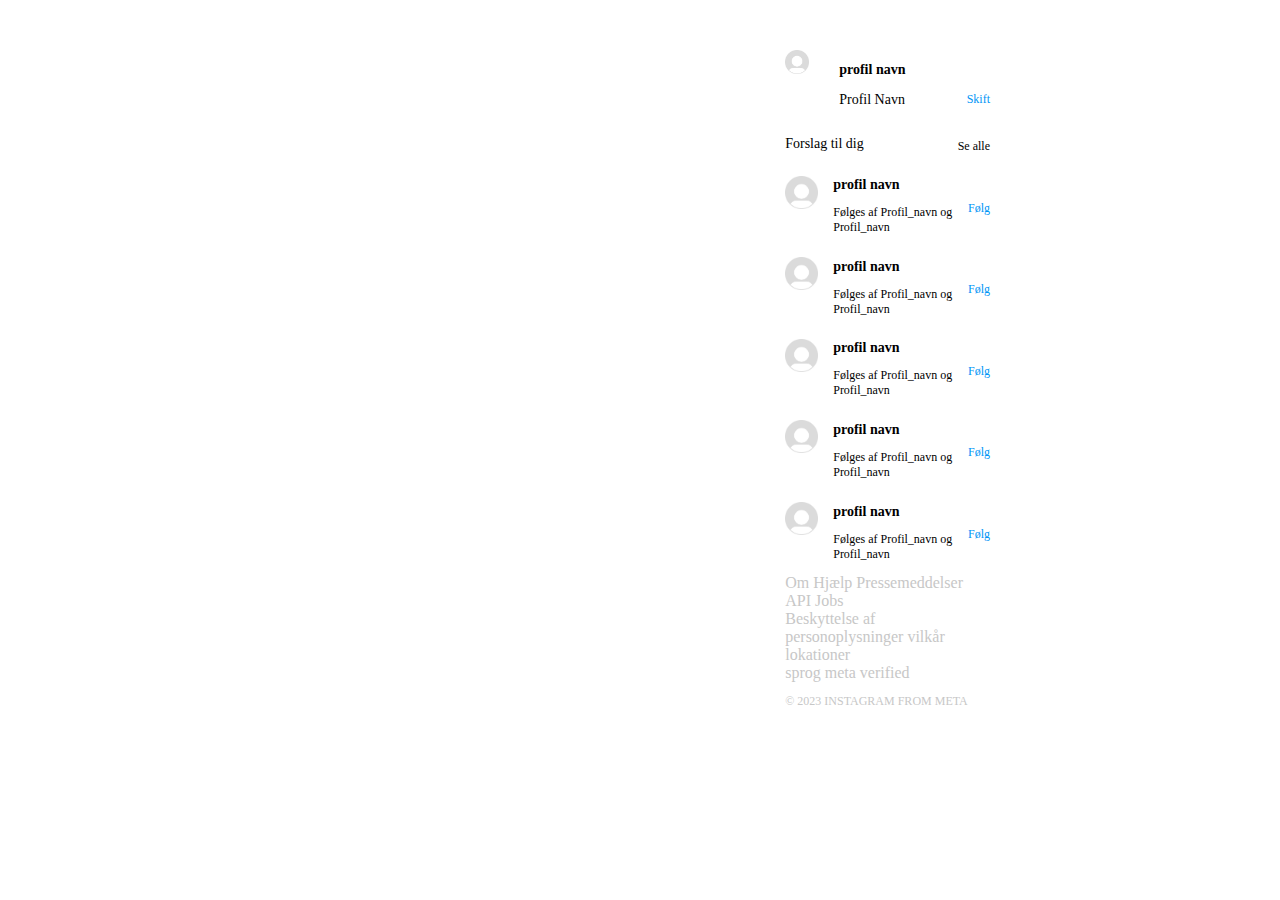
<file: index.html>
<!DOCTYPE html>
<html lang="en">
  <head>
    <meta charset="UTF-8" />
    <meta http-equiv="X-UA-Compatible" content="IE=edge" />
    <meta name="viewport" content="width=device-width, initial-scale=1.0" />
    <link rel="stylesheet" href="/css/style.css" />
    <script src="/js/app.js" defer></script>
    <title>instagram</title>
  </head>
  <body>
    <section class="hoejre">
      <article class="profil">
        <a href="/profil.html"
          ><img class="Profil-billed" src="/assets/profil.png" alt=""
        /></a>
        <div class="profil-text">
          <a href="profil.html"
            ><h2>Profil Navn</h2>
            <p>Profil Navn</p></a
          >
        </div>
        <a class="profil-skift" href="">Skift</a>
      </article>
      <div class="forslag">
        <p>Forslag til dig</p>
        <a href="">Se alle</a>
      </div>
      <div class="profiler">
        <article class="mini-profil">
          <img class="mini-Profil-billed" src="/assets/profil.png" alt="" />
          <div class="mini-profil-text">
            <h2>Profil Navn</h2>
            <p>Følges af Profil_navn og Profil_navn</p>
          </div>
          <a class="mini-profil-skift" href="">Følg</a>
        </article>
        <article class="mini-profil">
          <img class="mini-Profil-billed" src="/assets/profil.png" alt="" />
          <div class="mini-profil-text">
            <h2>Profil Navn</h2>
            <p>Følges af Profil_navn og Profil_navn</p>
          </div>
          <a class="mini-profil-skift" href="">Følg</a>
        </article>
        <article class="mini-profil">
          <img class="mini-Profil-billed" src="/assets/profil.png" alt="" />
          <div class="mini-profil-text">
            <h2>Profil Navn</h2>
            <p>Følges af Profil_navn og Profil_navn</p>
          </div>
          <a class="mini-profil-skift" href="">Følg</a>
        </article>
        <article class="mini-profil">
          <img class="mini-Profil-billed" src="/assets/profil.png" alt="" />
          <div class="mini-profil-text">
            <h2>Profil Navn</h2>
            <p>Følges af Profil_navn og Profil_navn</p>
          </div>
          <a class="mini-profil-skift" href="">Følg</a>
        </article>
        <article class="mini-profil">
          <img class="mini-Profil-billed" src="/assets/profil.png" alt="" />
          <div class="mini-profil-text">
            <h2>Profil Navn</h2>
            <p>Følges af Profil_navn og Profil_navn</p>
          </div>
          <a class="mini-profil-skift" href="">Følg</a>
        </article>
      </div>
      <div class="bund-info">
        <a href="">Om</a>
        <a href="">Hjælp</a>
        <a href="">Pressemeddelser</a>
        <a href="">API</a>
        <a href="">Jobs</a>
        <br />
        <a href="">Beskyttelse af personoplysninger</a>
        <a href="">vilkår</a>
        <a href="">lokationer</a>
        <br />
        <a href="">sprog</a>
        <a href="">meta verified</a>
        <p>© 2023 INSTAGRAM FROM META</p>
      </div>
    </section>
  </body>
</html>
</file>
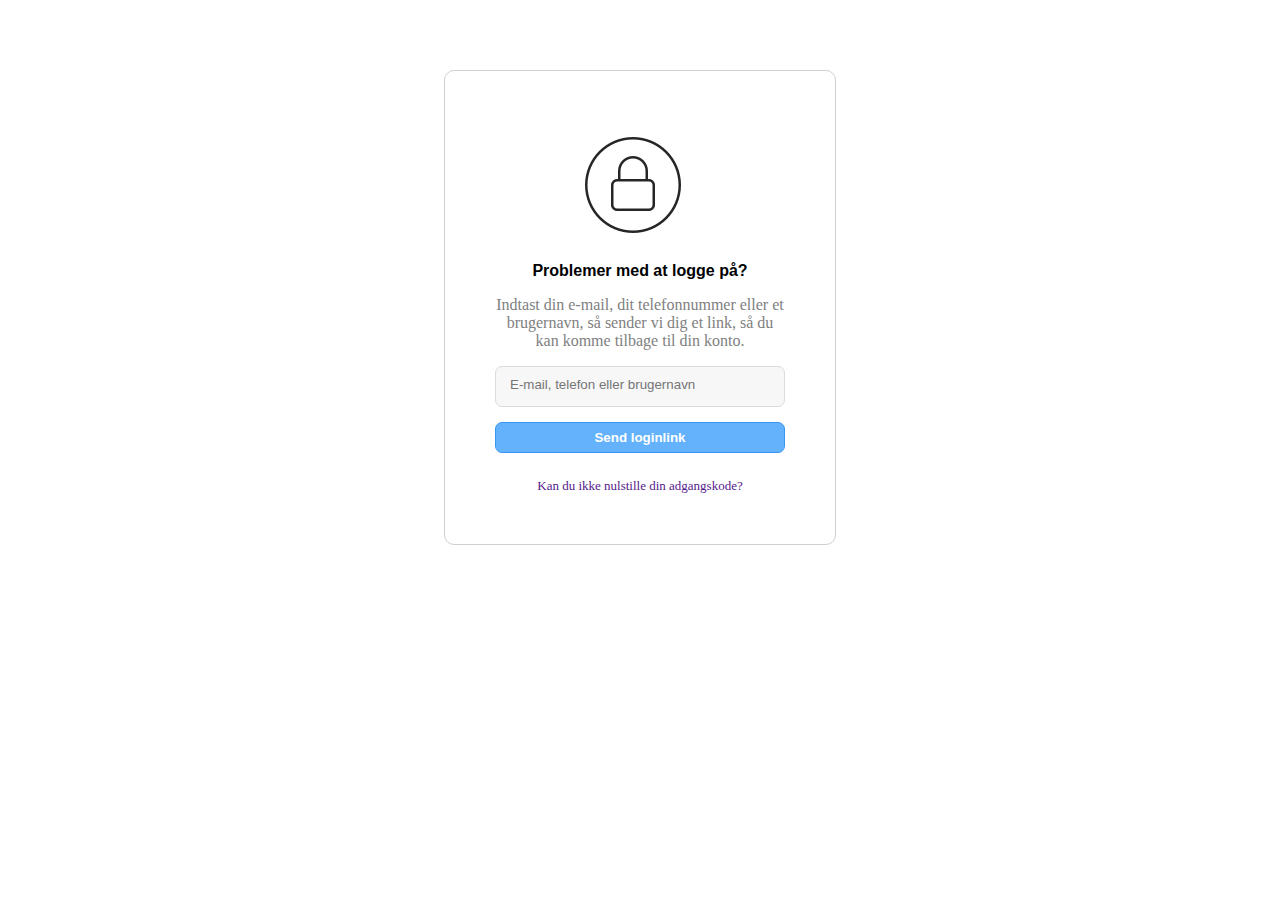
<file: glemt login.html>
<!DOCTYPE html>
<html lang="en">
<head>
    <meta charset="UTF-8">
    <meta http-equiv="X-UA-Compatible" content="IE=edge">
    <meta name="viewport" content="width=device-width, initial-scale=1.0">
    <link rel="stylesheet" href="/css/glemt login.css">
    <link rel="preconnect" href="https://fonts.googleapis.com">

    <title>Glemt login</title>
</head>
<body>
    

<div class="box" >
    <div class="main-content"  >
<img src="/img/lock.PNG" alt="">
<h3>Problemer med at logge på?</h3>
<p>Indtast din e-mail, dit telefonnummer eller et brugernavn, så sender vi dig et link, så du kan 
  komme tilbage til din konto.</p>
 <input type="email" name="" id="" placeholder="E-mail, telefon eller brugernavn" >   
<input class="btn" type="button" value="Send loginlink">
<a href="">Kan du ikke nulstille din adgangskode?</a>
</div>
</div>


</body>
</html>
</file>
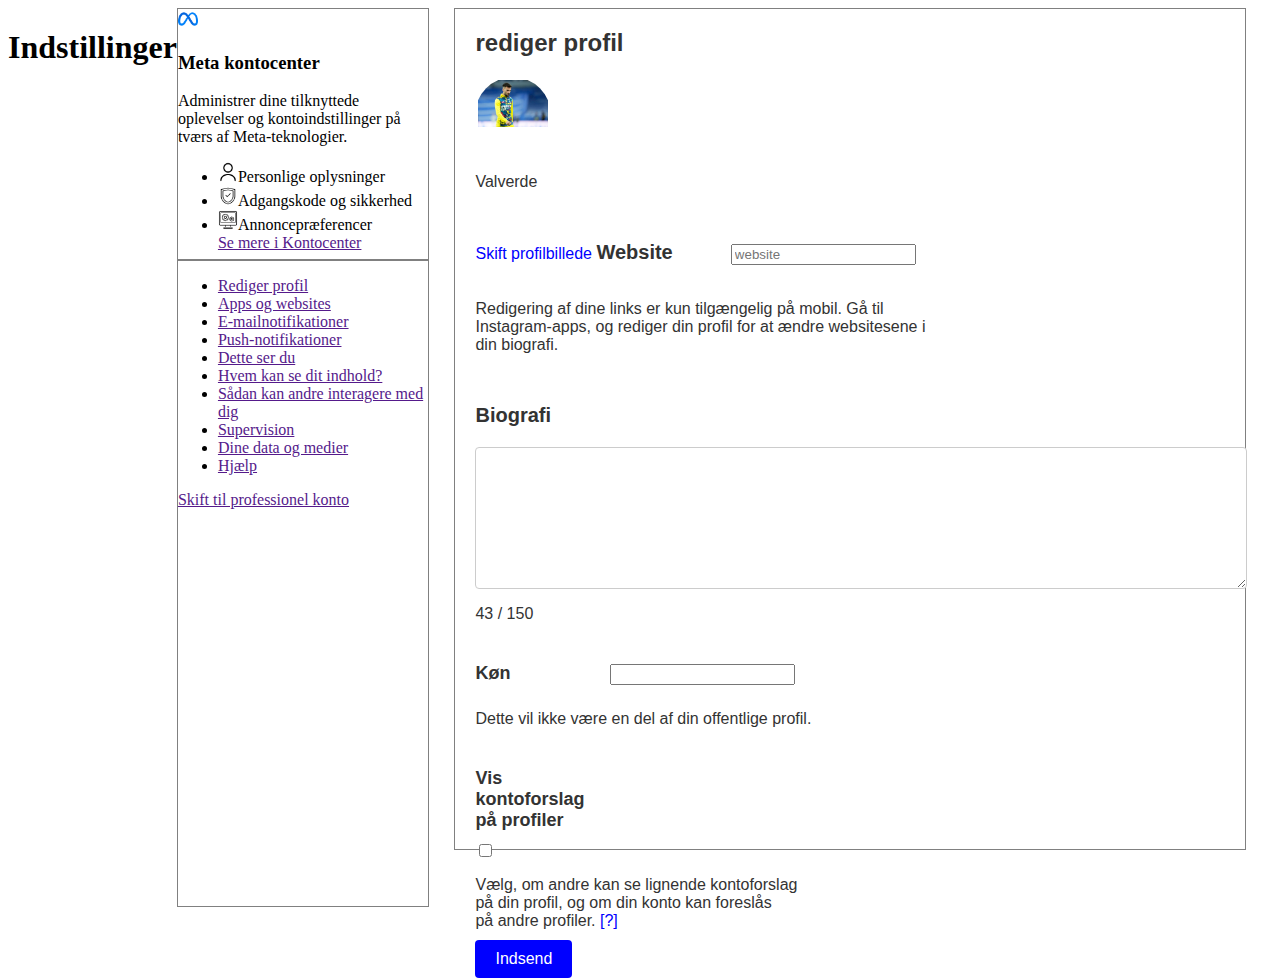
<file: indstillinger.html>
<!DOCTYPE html>
<html lang="en">
<head>
    <meta charset="UTF-8">
    <meta http-equiv="X-UA-Compatible" content="IE=edge">
    <meta name="viewport" content="width=device-width, initial-scale=1.0">
    <link rel="stylesheet" href="/css/indstillinger.css">
    <title>indstillinger</title>
</head>
<body>
   
    <section>

<h1>Indstillinger</h1>

<div class="left">
  <div class=" meta" >
  <img src="/img/meta (1).png" alt="">
   <h3>Meta kontocenter</h3>
   <p>Administrer dine tilknyttede <br>
     oplevelser og kontoindstillinger på <br>
      tværs af Meta-teknologier.</p>
      <ul>
        <li><img src="/img/user.png" alt="">Personlige oplysninger</li>
        <li><img src="/img/safe.png" alt="">Adgangskode og sikkerhed</li>
        <li><img src="/img/preferences.png" alt="">Annoncepræferencer</li>
        <a href="">Se mere i Kontocenter</a>
      </ul>
    </div>
    <div class="links" >
      <ul>
        <li> <a href="">Rediger profil</a> </li>
        <li> <a href="">Apps og websites</a> </li>
        <li> <a href="">E-mailnotifikationer</a></li>
        <li> <a href="">Push-notifikationer</a> </li>
        <li> <a href="">Dette ser du</a> </li>
        <li> <a href="">Hvem kan se dit indhold?</a></li>
        <li> <a href="">Sådan kan andre interagere med dig</a> </li>
        <li> <a href="">Supervision</a> </li>
        <li> <a href="">Dine data og medier</a> </li>
        <li> <a href="">Hjælp</a></li>
      </ul>
      <a href="">Skift til professionel konto</a>
    </div>
</div>
<div class="container">
    
<div class="">rediger profil</div>
<div class="profil" >
<div class="billede" > <img src="/img/1251396050.0.webp" alt=""></div>
<p>Valverde</p>
<a href="">Skift profilbillede</a>
<h2>Website</h2> 
<input type="" name="website" placeholder="website">
<p>Redigering af dine links er kun tilgængelig på mobil. Gå til <br>
     Instagram-apps, og rediger din profil for at ændre websitesene i <br>
      din biografi.</p>
      <h2>Biografi</h2>
      <textarea name="" id="" cols="30" rows="10"></textarea>
      <p>43 / 150</p>
      <h4>Køn</h4>
      <input type="han" name="" placeholder="">
      <p>Dette vil ikke være en del af din offentlige profil.</p>
      <h5>Vis kontoforslag på profiler</h5>
      <div> <input type="checkbox"> </div>
      <p>Vælg, om andre kan se lignende kontoforslag <br>
         på din profil, og om din konto kan foreslås <br>
         på andre profiler. <a href="tegn">[?]</a></p>
         <input type="submit" value="Indsend"> 
        </div>


</div>


</section>





</body>
</html>
</file>
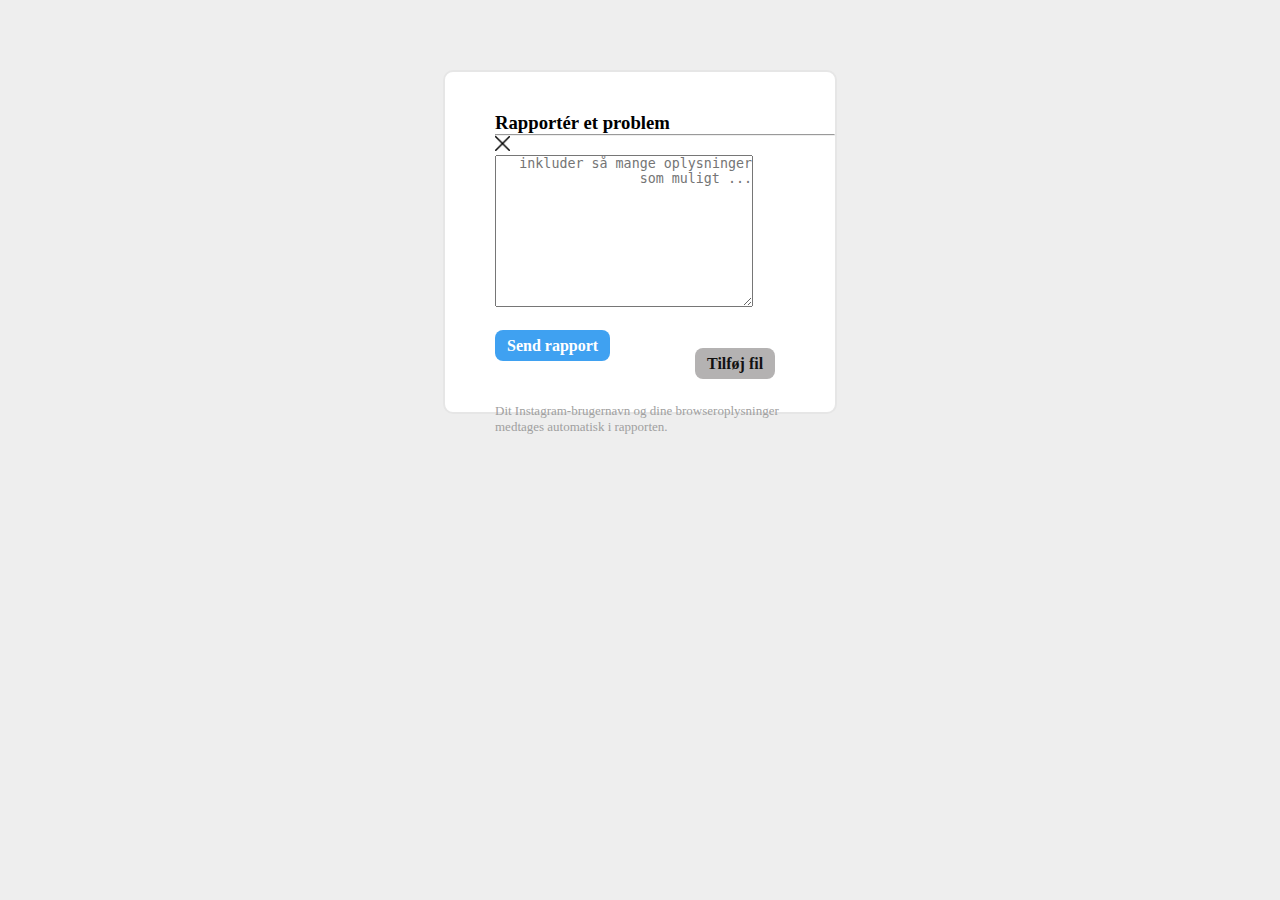
<file: rapporter.html>
<!DOCTYPE html>
<html lang="en">
<head>
    <meta charset="UTF-8">
    <meta http-equiv="X-UA-Compatible" content="IE=edge">
    <meta name="viewport" content="width=device-width, initial-scale=1.0">
    <link rel="stylesheet" href="/css/rapportere.css">
    <title>rapporter et problem</title>
</head>
<body>
    


    <div id="wrapper" >
        <div class="main-content" >
            <div class="header" >
<div class="overskrift" >
 <h3>Rapportér et problem</h3> <hr>
</div>
<img src="/img/close.png" alt="">

<textarea name="" id="" cols="30" rows="10" placeholder="inkluder så mange oplysninger som muligt ..."></textarea>
<a href="">Send rapport</a>
<a class="tilføj" href="">Tilføj fil</a>
 <span>Dit Instagram-brugernavn og dine browseroplysninger medtages automatisk i rapporten.</span> 

                </div>
            </div>
        </div>




</body>
</html>
</file>
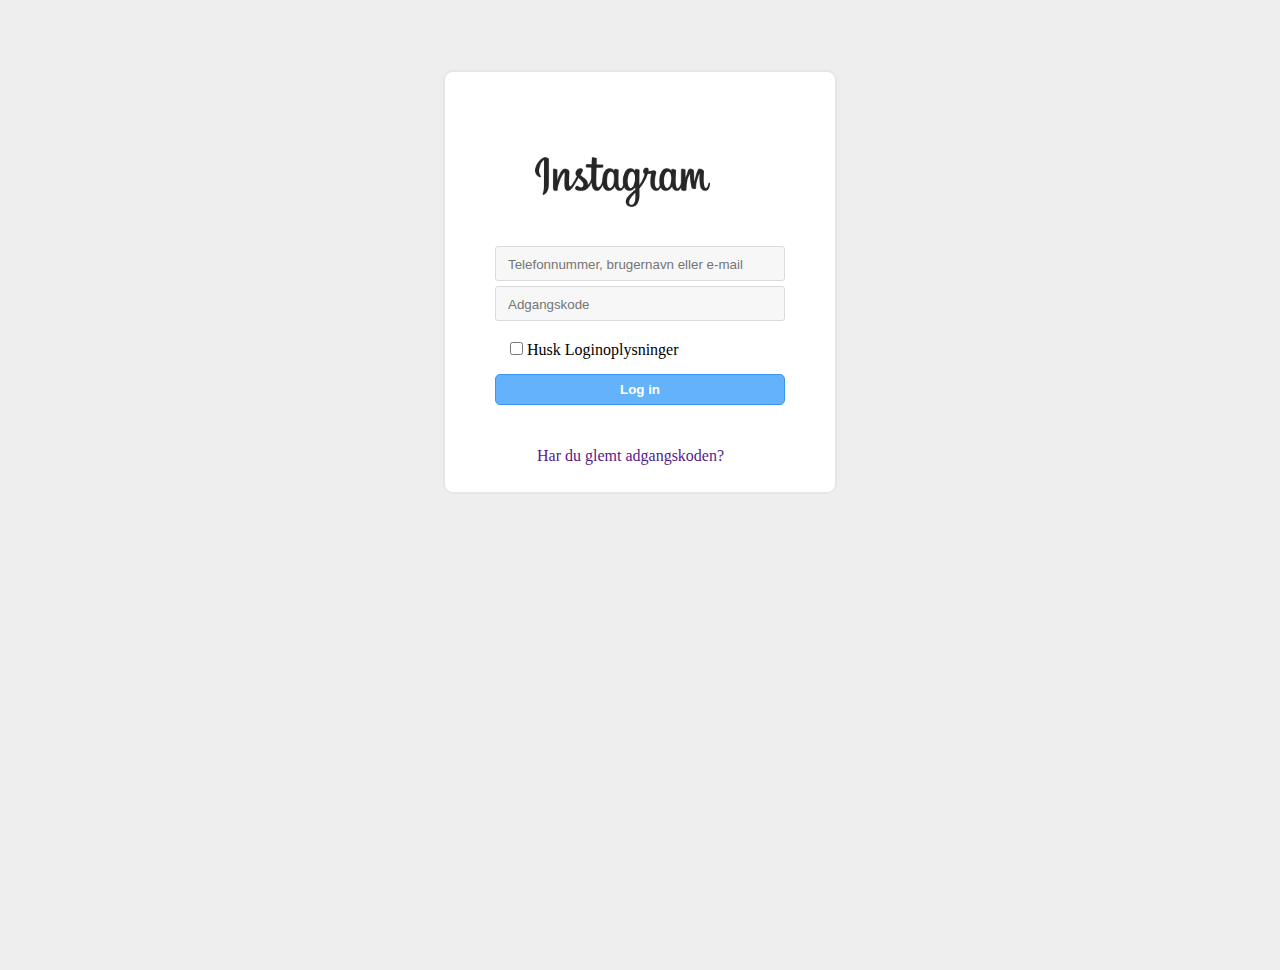
<file: skiftkonto.html>
<!DOCTYPE html>
<html lang="en">
<head>
    <meta charset="UTF-8">
    <meta http-equiv="X-UA-Compatible" content="IE=edge">
    <meta name="viewport" content="width=device-width, initial-scale=1.0">
    <link rel="stylesheet" href="/css/skiftkonto.css">
    <title>skift konto</title>
</head>
<body>

   <div id="wrapper" >
    <div class="main-content" >
        <div class="header" >


<img src="/img/instagram-text-icon.png" alt="">





        </div>
        <div class="midt" >
            <input type="text" placeholder="Telefonnummer, brugernavn eller e-mail" class="input-1" /> 
            <input type="password" placeholder="Adgangskode" class="input-2"  />





        </div>

        <div class="con" >
            <div class="check" > <input type="checkbox"> Husk Loginoplysninger </div>

            <input type="button" value="Log in" class="btn" />

            <a href="">Har du glemt adgangskoden?</a>
        </div>










    </div>

   








</div>

</body>
</html>
</file>
<file: css/style.css>
@import url(/css/profil.css);
@import url(/css/section.css);
@import url(/css/otherprofil.css);
</file>
<file: css/glemt login.css>
.box{
    overflow: hidden;
    margin: 50px auto;
    padding: 10px;
}

.main-content {
    width: 290px;
    height: 40%;
    margin: 10px auto;
    border:1px solid rgb(212, 206, 206);
    padding: 50px 50px;
    border-radius: 10px;
    border-style: solid;
 
   
    
    
  }


  input {
    width: 100%;
    margin-bottom: 5px;
    padding: 14px;
    border: 1px solid #dbdbdb;
    box-sizing: border-box;
    border-radius: 7px;
    padding-top: 10px;
    background-color: rgb(247, 247, 247);
  }

  .btn{
    width: 100%;
    background-color: #64b2fc;
    border: 1px solid #3897f0;
    padding: 7px 12px;
    color: #fff;
    font-weight: bold;
    border-radius: 7px;
    margin-top: 10px;

    
  }

  a{
    text-decoration: none;
    display: flex;
    margin-top: 20px;
    justify-content: center;
    font-size: 13px;
   
    
   
  }

  img{
   padding-left: 75px;
   
   
  }

  p{
    color: grey;
    text-align: center;
  }

  h3{
    font-family: 'Roboto', sans-serif;
    font-size: 16px;
    text-align: center;
  }
</file>
<file: css/indstillinger.css>
.container{
    width: 750px;
    height: 800px;
    border: 1px solid grey;
    margin-left: 22px;
    padding-left: 300px;
   
    
  
   
    


}


section{
    
    display: flex;
    justify-content: center;
    margin-right: 100px;
    width: 100%;

}

.billede{
    width: 70px;
    height: 70px;
    border-radius: 50%;
    overflow: hidden;
    padding: 3px;
}


.tegn{
    color: blue;
}

.left img{
  width: 20px;
  height: 20px;

}


ul li :hover{
background-color: grey;
}


:root{
    ---main-color:var(red;)
}

.meta {
    width: 250px;
    height: 250px;
    border: 1px solid grey;
   
}


.links {
    width: 250px;
    height: 645px;
    border: 1px solid grey;
 
   
   
}

.container h2,
.container h4,
.container h5 {
  display: inline-block;
  width: 120px; 
  margin-right: 10px;
}

.container input[type="text"],
.container input[type="email"],
.container input[type="password"],
.container textarea {
  display: inline-block;
  width: calc(100% - 130px); 
  vertical-align: middle;
  padding: 10px;
  border: 1px solid #ccc;
  border-radius: 4px;
  margin-bottom: 10px;
}

.container {
    max-width: 800px;
    margin: 0 auto;
    padding: 20px;
    font-family: Arial, sans-serif;
    color: #333;
  }
  
  .container div:first-child {
    font-size: 24px;
    font-weight: bold;
    margin-bottom: 20px;
  }
  
  .container .billede img {
    max-width: 100%;
    height: auto;
    margin-bottom: 20px;
  }
  
  .container p {
    margin-bottom: 10px;
  }
  
  .container a {
    color: blue;
    text-decoration: none;
  }
  
  .container h2 {
    font-size: 20px;
    margin-top: 40px;
    margin-bottom: 20px;
  }
  
  .container input[type="text"],
  .container input[type="email"],
  .container input[type="password"],
  .container textarea {
    display: block;
    width: 100%;
    padding: 10px;
    border: 1px solid #ccc;
    border-radius: 4px;
    margin-bottom: 10px;
  }
  
  .container textarea {
    height: 120px;
  }
  
  .container input[type="submit"] {
    background-color: blue;
    color: white;
    border: none;
    padding: 10px 20px;
    border-radius: 4px;
    cursor: pointer;
    font-size: 16px;
  }
  
  .container input[type="submit"]:hover {
    background-color: #0066cc;
  }
  
  .container h4,
  .container h5 {
    font-size: 18px;
    margin-top: 30px;
    margin-bottom: 10px;
  }
  
  .container input[type="checkbox"] {
    margin-right: 10px;
    vertical-align: middle;
  }
</file>
<file: css/rapportere.css>
* {
    margin: 0px;
    padding: 0px;
  }
  
  body {
    background-color: #eee;
    
  }
  
  #wrapper {
    width: 750px;
    height:650px;
    overflow: hidden;
    border: 0px solid #000;
    margin: 50px auto;
    padding: 10px;
    
  
  }
  
  .main-content {
    width: 290px;
    height: 40%;
    margin: 10px auto;
    background-color: #fff;
    border: 2px solid #e6e6e6;
    padding: 40px 50px;
    border-radius: 10px;
    
  }
  
  .header {
    border: 0px solid #000;
    margin-bottom: 5px;
    
  }


  h3{
    display: flex;


  }

  img{
    width: 15px;
    width: 15px;
  }

  a {
    background-color: rgb(63, 161, 241);
    width: 100%;
    padding: 7px 12px;
    color: #fff;
    font-weight: bold;
    border-radius: 8px;
    text-decoration: none;
    
    
    
   
  }


  .tilføj{
  
    background-color:#b4b2b2;
    color: rgb(19, 18, 18);
    margin-left: 200px;
    
  }
  
  
  span{
    font-size: 13px;
    display: flex;
    margin-top: 30px;
    color: #a0a0a0;
   
  }



   

     textarea{
     display: flex;
     text-align: right;
     margin-bottom: 30px;
     
    }



 .overskrift{
  width: 340px;
  
}
</file>
<file: css/skiftkonto.css>
* {
    margin: 0px;
    padding: 0px;
  }
  
  body {
    background-color: #eee;
  }
  
  #wrapper {
    width: 850px;
    height: 850px;
    overflow: hidden;
    border: 0px solid #000;
    margin: 50px auto;
    padding: 10px;
  
  }
  
  .main-content {
    width: 290px;
    height: 40%;
    margin: 10px auto;
    background-color: #fff;
    border: 2px solid #e6e6e6;
    padding: 40px 50px;
    border-radius: 10px;
  }
  
  .header {
    border: 0px solid #000;
    margin-bottom: 5px;
  }
  
  .header img {
    height: 50px;
    width: 175px;
    margin: auto;
    position: relative;
    left: 40px;
    padding-top: 45px;
  }
  
  .input-1,
  .input-2 {
    width: 100%;
    margin-bottom: 5px;
    padding: 8px 12px;
    border: 1px solid #dbdbdb;
    box-sizing: border-box;
    border-radius: 3px;
    padding-top: 10px;
    background-color: rgb(247, 247, 247);
  }
  

  .btn {
    width: 100%;
    background-color: #64b2fc;
    border: 1px solid #3897f0;
    padding: 7px 12px;
    color: #fff;
    font-weight: bold;
    border-radius: 5px;
    
  }
  

 a{
    text-decoration: none;
    
   
    
 }

 .midt{
    padding-top: 30px;
 }

.check{
    padding: 15px;
   
   
}

.con a{
  margin:42px;
  display: flex;

}
</file>
